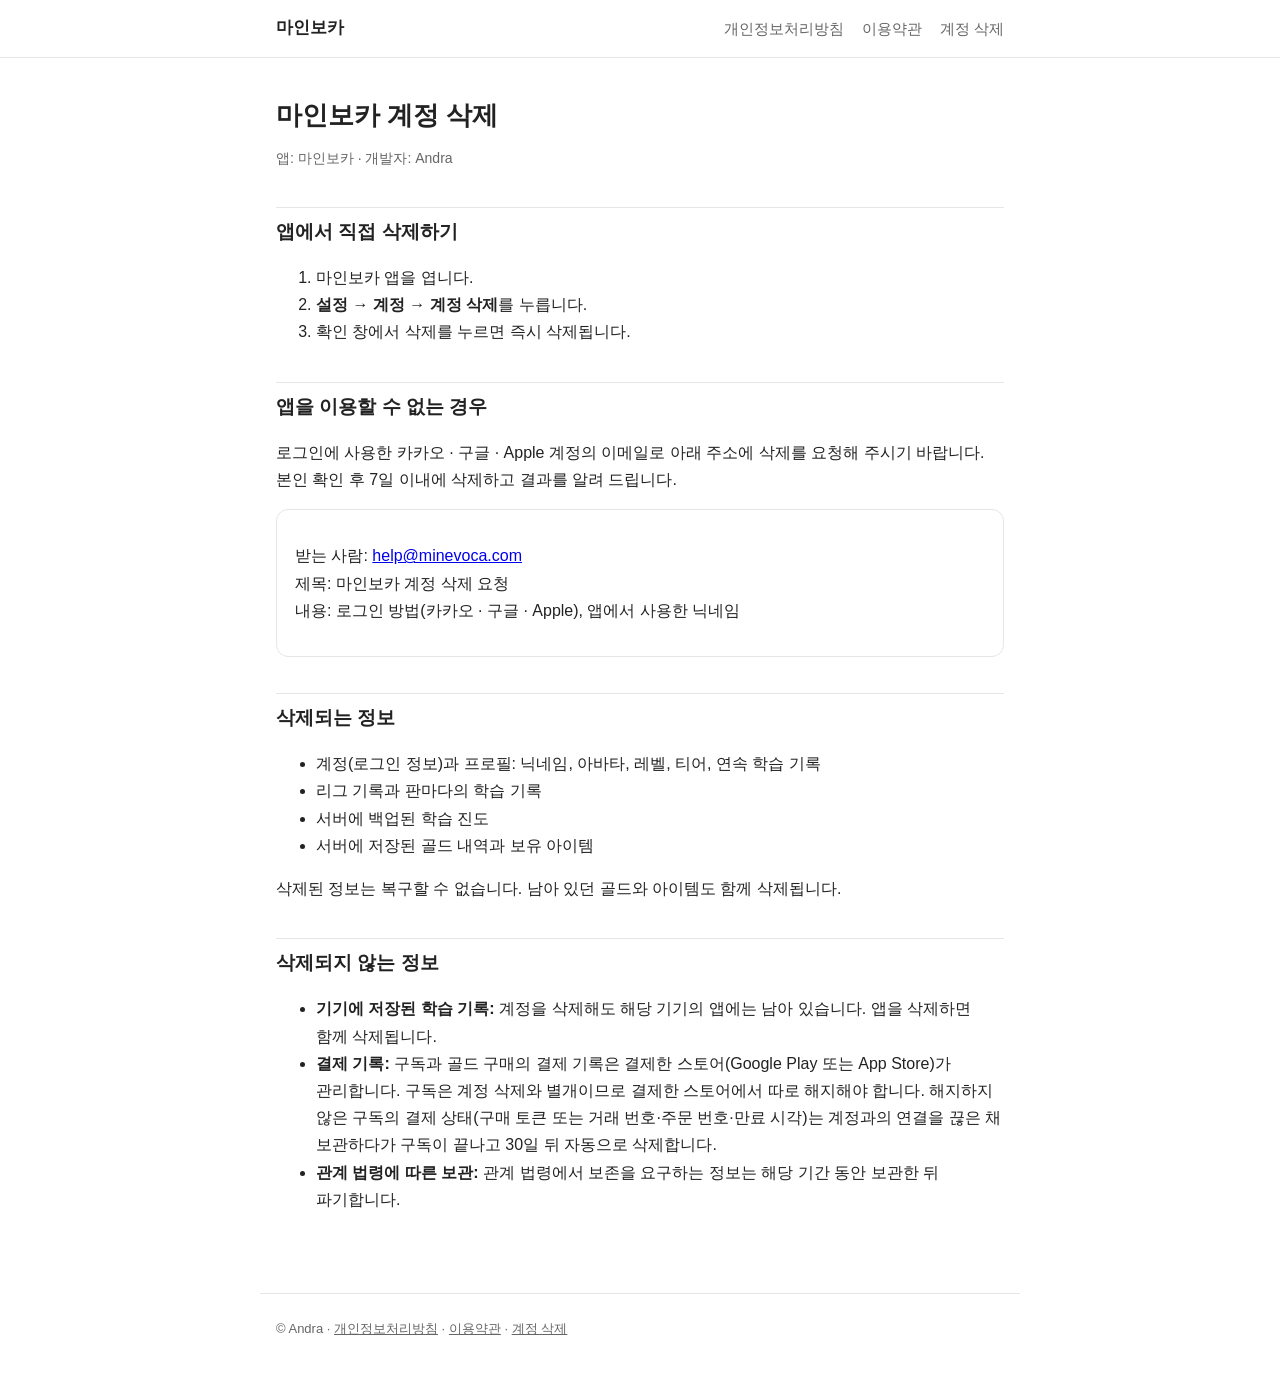
<file: delete-account.html>
<!doctype html>
<html lang="ko">
<head>
<meta charset="utf-8">
<meta name="viewport" content="width=device-width, initial-scale=1">
<title>계정 삭제 · 마인보카</title>
<link rel="stylesheet" href="style.css">
</head>
<body>
<header class="top"><nav>
  <a class="brand" href="./">마인보카</a>
  <a href="privacy.html">개인정보처리방침</a>
  <a href="terms.html">이용약관</a>
  <a href="delete-account.html">계정 삭제</a>
</nav></header>
<main>
  <h1>마인보카 계정 삭제</h1>
  <p class="meta">앱: 마인보카 · 개발자: Andra</p>

  <h2>앱에서 직접 삭제하기</h2>
  <ol>
    <li>마인보카 앱을 엽니다.</li>
    <li><strong>설정 → 계정 → 계정 삭제</strong>를 누릅니다.</li>
    <li>확인 창에서 삭제를 누르면 즉시 삭제됩니다.</li>
  </ol>

  <h2>앱을 이용할 수 없는 경우</h2>
  <p>로그인에 사용한 카카오 · 구글 · Apple 계정의 이메일로 아래 주소에 삭제를 요청해 주시기 바랍니다. 본인 확인 후 7일 이내에 삭제하고 결과를 알려 드립니다.</p>
  <div class="box">
    <p>받는 사람: <a href="mailto:help@minevoca.com?subject=%EB%A7%88%EC%9D%B8%EB%B3%B4%EC%B9%B4%20%EA%B3%84%EC%A0%95%20%EC%82%AD%EC%A0%9C%20%EC%9A%94%EC%B2%AD">help@minevoca.com</a><br>
    제목: 마인보카 계정 삭제 요청<br>
    내용: 로그인 방법(카카오 · 구글 · Apple), 앱에서 사용한 닉네임</p>
  </div>

  <h2>삭제되는 정보</h2>
  <ul>
    <li>계정(로그인 정보)과 프로필: 닉네임, 아바타, 레벨, 티어, 연속 학습 기록</li>
    <li>리그 기록과 판마다의 학습 기록</li>
    <li>서버에 백업된 학습 진도</li>
    <li>서버에 저장된 골드 내역과 보유 아이템</li>
  </ul>
  <p>삭제된 정보는 복구할 수 없습니다. 남아 있던 골드와 아이템도 함께 삭제됩니다.</p>

  <h2>삭제되지 않는 정보</h2>
  <ul>
    <li><strong>기기에 저장된 학습 기록:</strong> 계정을 삭제해도 해당 기기의 앱에는 남아 있습니다. 앱을 삭제하면 함께 삭제됩니다.</li>
    <li><strong>결제 기록:</strong> 구독과 골드 구매의 결제 기록은 결제한 스토어(Google Play 또는 App Store)가 관리합니다. 구독은 계정 삭제와 별개이므로 결제한 스토어에서 따로 해지해야 합니다. 해지하지 않은 구독의 결제 상태(구매 토큰 또는 거래 번호·주문 번호·만료 시각)는 계정과의 연결을 끊은 채 보관하다가 구독이 끝나고 30일 뒤 자동으로 삭제합니다.</li>
    <li><strong>관계 법령에 따른 보관:</strong> 관계 법령에서 보존을 요구하는 정보는 해당 기간 동안 보관한 뒤 파기합니다.</li>
  </ul>
</main>
<footer>
  © Andra · <a href="privacy.html">개인정보처리방침</a> · <a href="terms.html">이용약관</a> · <a href="delete-account.html">계정 삭제</a>
</footer>
</body>
</html>
</file>
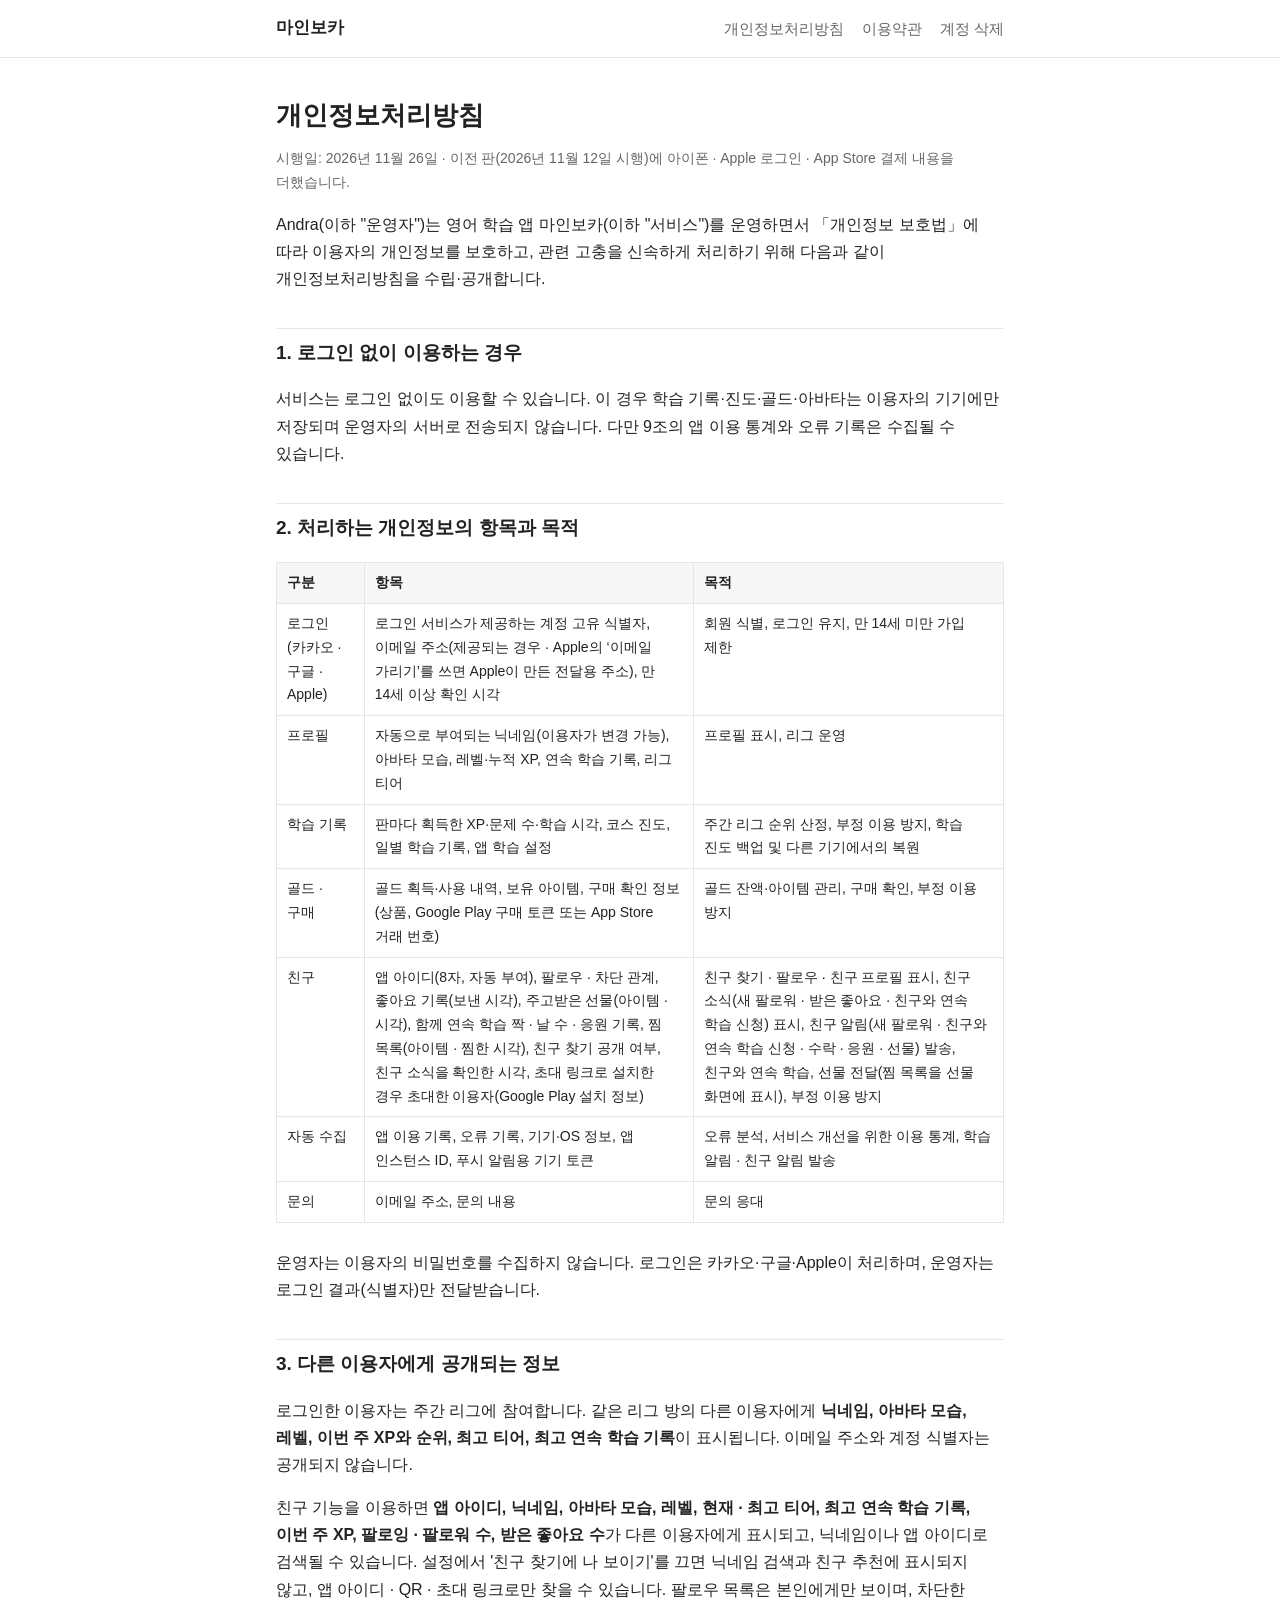
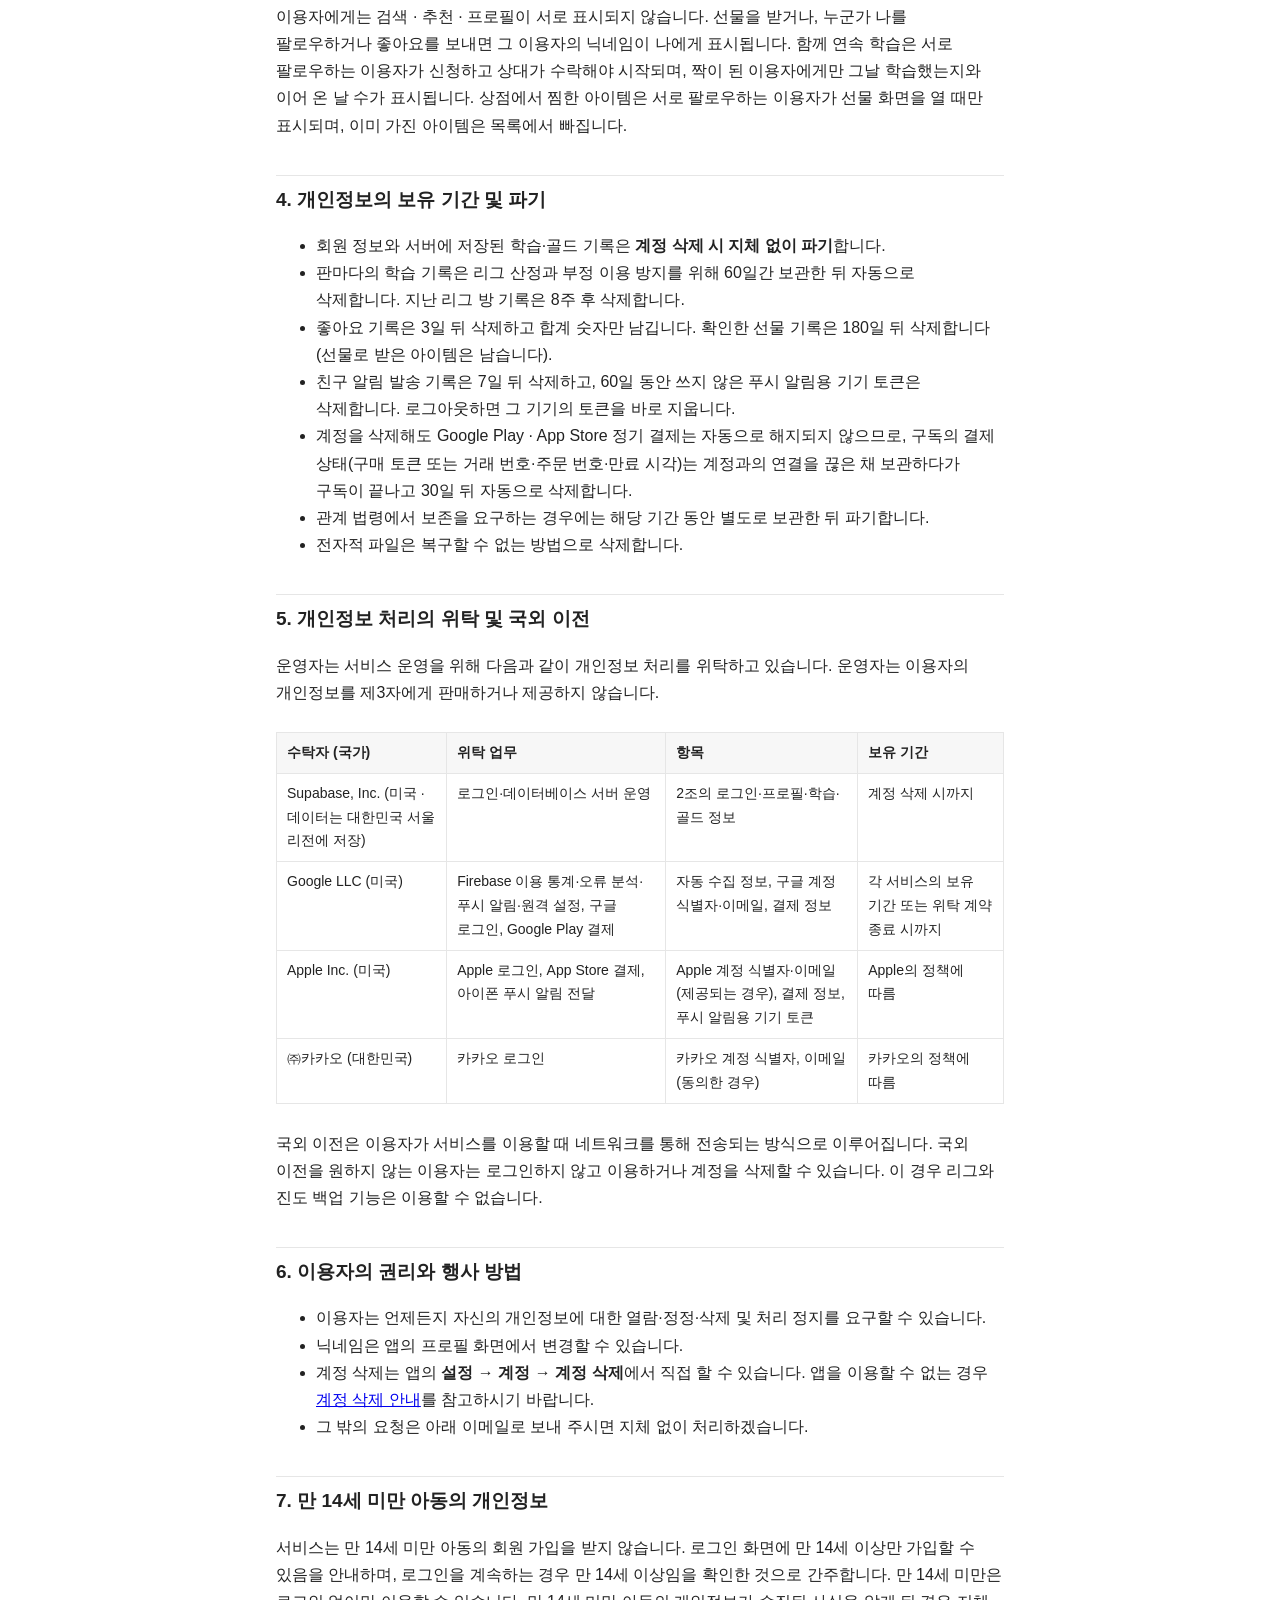
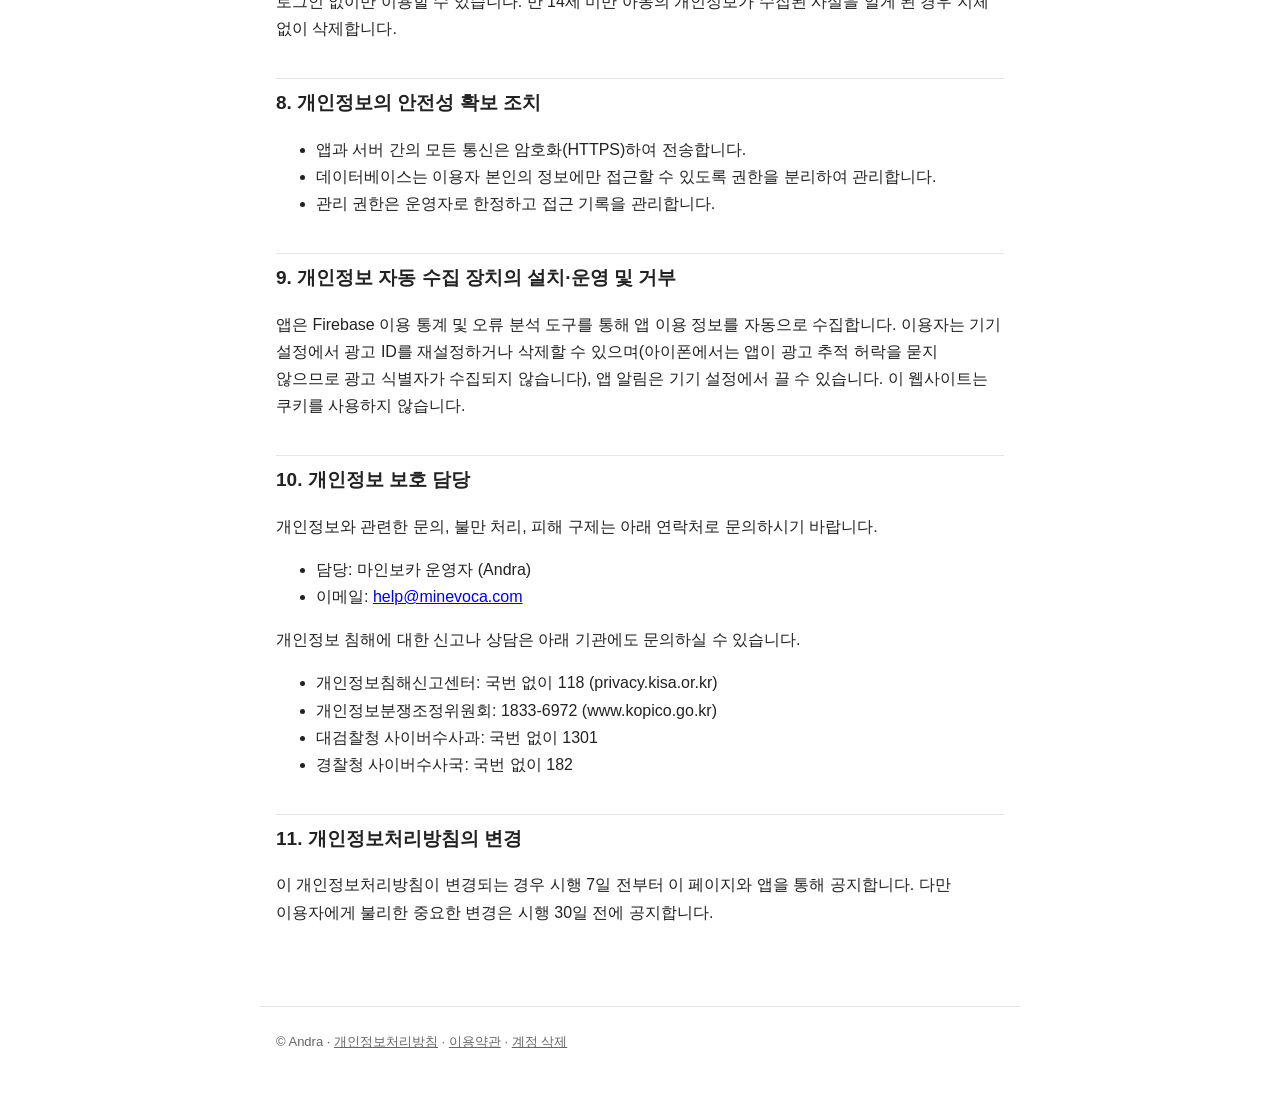
<file: privacy.html>
<!doctype html>
<html lang="ko">
<head>
<meta charset="utf-8">
<meta name="viewport" content="width=device-width, initial-scale=1">
<title>개인정보처리방침 · 마인보카</title>
<link rel="stylesheet" href="style.css">
</head>
<body>
<header class="top"><nav>
  <a class="brand" href="./">마인보카</a>
  <a href="privacy.html">개인정보처리방침</a>
  <a href="terms.html">이용약관</a>
  <a href="delete-account.html">계정 삭제</a>
</nav></header>
<main>
  <h1>개인정보처리방침</h1>
  <p class="meta">시행일: 2026년 11월 26일 · 이전 판(2026년 11월 12일 시행)에 아이폰 · Apple 로그인 · App Store 결제 내용을 더했습니다.</p>
  <p>Andra(이하 "운영자")는 영어 학습 앱 마인보카(이하 "서비스")를 운영하면서 「개인정보 보호법」에 따라 이용자의 개인정보를 보호하고, 관련 고충을 신속하게 처리하기 위해 다음과 같이 개인정보처리방침을 수립·공개합니다.</p>

  <h2>1. 로그인 없이 이용하는 경우</h2>
  <p>서비스는 로그인 없이도 이용할 수 있습니다. 이 경우 학습 기록·진도·골드·아바타는 이용자의 기기에만 저장되며 운영자의 서버로 전송되지 않습니다. 다만 9조의 앱 이용 통계와 오류 기록은 수집될 수 있습니다.</p>

  <h2>2. 처리하는 개인정보의 항목과 목적</h2>
  <div class="wrap"><table>
    <tr><th>구분</th><th>항목</th><th>목적</th></tr>
    <tr><td>로그인(카카오 · 구글 · Apple)</td><td>로그인 서비스가 제공하는 계정 고유 식별자, 이메일 주소(제공되는 경우 · Apple의 ‘이메일 가리기’를 쓰면 Apple이 만든 전달용 주소), 만 14세 이상 확인 시각</td><td>회원 식별, 로그인 유지, 만 14세 미만 가입 제한</td></tr>
    <tr><td>프로필</td><td>자동으로 부여되는 닉네임(이용자가 변경 가능), 아바타 모습, 레벨·누적 XP, 연속 학습 기록, 리그 티어</td><td>프로필 표시, 리그 운영</td></tr>
    <tr><td>학습 기록</td><td>판마다 획득한 XP·문제 수·학습 시각, 코스 진도, 일별 학습 기록, 앱 학습 설정</td><td>주간 리그 순위 산정, 부정 이용 방지, 학습 진도 백업 및 다른 기기에서의 복원</td></tr>
    <tr><td>골드 · 구매</td><td>골드 획득·사용 내역, 보유 아이템, 구매 확인 정보(상품, Google Play 구매 토큰 또는 App Store 거래 번호)</td><td>골드 잔액·아이템 관리, 구매 확인, 부정 이용 방지</td></tr>
    <tr><td>친구</td><td>앱 아이디(8자, 자동 부여), 팔로우 · 차단 관계, 좋아요 기록(보낸 시각), 주고받은 선물(아이템 · 시각), 함께 연속 학습 짝 · 날 수 · 응원 기록, 찜 목록(아이템 · 찜한 시각), 친구 찾기 공개 여부, 친구 소식을 확인한 시각, 초대 링크로 설치한 경우 초대한 이용자(Google Play 설치 정보)</td><td>친구 찾기 · 팔로우 · 친구 프로필 표시, 친구 소식(새 팔로워 · 받은 좋아요 · 친구와 연속 학습 신청) 표시, 친구 알림(새 팔로워 · 친구와 연속 학습 신청 · 수락 · 응원 · 선물) 발송, 친구와 연속 학습, 선물 전달(찜 목록을 선물 화면에 표시), 부정 이용 방지</td></tr>
    <tr><td>자동 수집</td><td>앱 이용 기록, 오류 기록, 기기·OS 정보, 앱 인스턴스 ID, 푸시 알림용 기기 토큰</td><td>오류 분석, 서비스 개선을 위한 이용 통계, 학습 알림 · 친구 알림 발송</td></tr>
    <tr><td>문의</td><td>이메일 주소, 문의 내용</td><td>문의 응대</td></tr>
  </table></div>
  <p>운영자는 이용자의 비밀번호를 수집하지 않습니다. 로그인은 카카오·구글·Apple이 처리하며, 운영자는 로그인 결과(식별자)만 전달받습니다.</p>

  <h2>3. 다른 이용자에게 공개되는 정보</h2>
  <p>로그인한 이용자는 주간 리그에 참여합니다. 같은 리그 방의 다른 이용자에게 <strong>닉네임, 아바타 모습, 레벨, 이번 주 XP와 순위, 최고 티어, 최고 연속 학습 기록</strong>이 표시됩니다. 이메일 주소와 계정 식별자는 공개되지 않습니다.</p>
  <p>친구 기능을 이용하면 <strong>앱 아이디, 닉네임, 아바타 모습, 레벨, 현재 · 최고 티어, 최고 연속 학습 기록, 이번 주 XP, 팔로잉 · 팔로워 수, 받은 좋아요 수</strong>가 다른 이용자에게 표시되고, 닉네임이나 앱 아이디로 검색될 수 있습니다. 설정에서 '친구 찾기에 나 보이기'를 끄면 닉네임 검색과 친구 추천에 표시되지 않고, 앱 아이디 · QR · 초대 링크로만 찾을 수 있습니다. 팔로우 목록은 본인에게만 보이며, 차단한 이용자에게는 검색 · 추천 · 프로필이 서로 표시되지 않습니다. 선물을 받거나, 누군가 나를 팔로우하거나 좋아요를 보내면 그 이용자의 닉네임이 나에게 표시됩니다. 함께 연속 학습은 서로 팔로우하는 이용자가 신청하고 상대가 수락해야 시작되며, 짝이 된 이용자에게만 그날 학습했는지와 이어 온 날 수가 표시됩니다. 상점에서 찜한 아이템은 서로 팔로우하는 이용자가 선물 화면을 열 때만 표시되며, 이미 가진 아이템은 목록에서 빠집니다.</p>

  <h2>4. 개인정보의 보유 기간 및 파기</h2>
  <ul>
    <li>회원 정보와 서버에 저장된 학습·골드 기록은 <strong>계정 삭제 시 지체 없이 파기</strong>합니다.</li>
    <li>판마다의 학습 기록은 리그 산정과 부정 이용 방지를 위해 60일간 보관한 뒤 자동으로 삭제합니다. 지난 리그 방 기록은 8주 후 삭제합니다.</li>
    <li>좋아요 기록은 3일 뒤 삭제하고 합계 숫자만 남깁니다. 확인한 선물 기록은 180일 뒤 삭제합니다(선물로 받은 아이템은 남습니다).</li>
    <li>친구 알림 발송 기록은 7일 뒤 삭제하고, 60일 동안 쓰지 않은 푸시 알림용 기기 토큰은 삭제합니다. 로그아웃하면 그 기기의 토큰을 바로 지웁니다.</li>
    <li>계정을 삭제해도 Google Play · App Store 정기 결제는 자동으로 해지되지 않으므로, 구독의 결제 상태(구매 토큰 또는 거래 번호·주문 번호·만료 시각)는 계정과의 연결을 끊은 채 보관하다가 구독이 끝나고 30일 뒤 자동으로 삭제합니다.</li>
    <li>관계 법령에서 보존을 요구하는 경우에는 해당 기간 동안 별도로 보관한 뒤 파기합니다.</li>
    <li>전자적 파일은 복구할 수 없는 방법으로 삭제합니다.</li>
  </ul>

  <h2>5. 개인정보 처리의 위탁 및 국외 이전</h2>
  <p>운영자는 서비스 운영을 위해 다음과 같이 개인정보 처리를 위탁하고 있습니다. 운영자는 이용자의 개인정보를 제3자에게 판매하거나 제공하지 않습니다.</p>
  <div class="wrap"><table>
    <tr><th>수탁자 (국가)</th><th>위탁 업무</th><th>항목</th><th>보유 기간</th></tr>
    <tr><td>Supabase, Inc. (미국 · 데이터는 대한민국 서울 리전에 저장)</td><td>로그인·데이터베이스 서버 운영</td><td>2조의 로그인·프로필·학습·골드 정보</td><td>계정 삭제 시까지</td></tr>
    <tr><td>Google LLC (미국)</td><td>Firebase 이용 통계·오류 분석·푸시 알림·원격 설정, 구글 로그인, Google Play 결제</td><td>자동 수집 정보, 구글 계정 식별자·이메일, 결제 정보</td><td>각 서비스의 보유 기간 또는 위탁 계약 종료 시까지</td></tr>
    <tr><td>Apple Inc. (미국)</td><td>Apple 로그인, App Store 결제, 아이폰 푸시 알림 전달</td><td>Apple 계정 식별자·이메일(제공되는 경우), 결제 정보, 푸시 알림용 기기 토큰</td><td>Apple의 정책에 따름</td></tr>
    <tr><td>㈜카카오 (대한민국)</td><td>카카오 로그인</td><td>카카오 계정 식별자, 이메일(동의한 경우)</td><td>카카오의 정책에 따름</td></tr>
  </table></div>
  <p>국외 이전은 이용자가 서비스를 이용할 때 네트워크를 통해 전송되는 방식으로 이루어집니다. 국외 이전을 원하지 않는 이용자는 로그인하지 않고 이용하거나 계정을 삭제할 수 있습니다. 이 경우 리그와 진도 백업 기능은 이용할 수 없습니다.</p>

  <h2>6. 이용자의 권리와 행사 방법</h2>
  <ul>
    <li>이용자는 언제든지 자신의 개인정보에 대한 열람·정정·삭제 및 처리 정지를 요구할 수 있습니다.</li>
    <li>닉네임은 앱의 프로필 화면에서 변경할 수 있습니다.</li>
    <li>계정 삭제는 앱의 <strong>설정 → 계정 → 계정 삭제</strong>에서 직접 할 수 있습니다. 앱을 이용할 수 없는 경우 <a href="delete-account.html">계정 삭제 안내</a>를 참고하시기 바랍니다.</li>
    <li>그 밖의 요청은 아래 이메일로 보내 주시면 지체 없이 처리하겠습니다.</li>
  </ul>

  <h2>7. 만 14세 미만 아동의 개인정보</h2>
  <p>서비스는 만 14세 미만 아동의 회원 가입을 받지 않습니다. 로그인 화면에 만 14세 이상만 가입할 수 있음을 안내하며, 로그인을 계속하는 경우 만 14세 이상임을 확인한 것으로 간주합니다. 만 14세 미만은 로그인 없이만 이용할 수 있습니다. 만 14세 미만 아동의 개인정보가 수집된 사실을 알게 된 경우 지체 없이 삭제합니다.</p>

  <h2>8. 개인정보의 안전성 확보 조치</h2>
  <ul>
    <li>앱과 서버 간의 모든 통신은 암호화(HTTPS)하여 전송합니다.</li>
    <li>데이터베이스는 이용자 본인의 정보에만 접근할 수 있도록 권한을 분리하여 관리합니다.</li>
    <li>관리 권한은 운영자로 한정하고 접근 기록을 관리합니다.</li>
  </ul>

  <h2>9. 개인정보 자동 수집 장치의 설치·운영 및 거부</h2>
  <p>앱은 Firebase 이용 통계 및 오류 분석 도구를 통해 앱 이용 정보를 자동으로 수집합니다. 이용자는 기기 설정에서 광고 ID를 재설정하거나 삭제할 수 있으며(아이폰에서는 앱이 광고 추적 허락을 묻지 않으므로 광고 식별자가 수집되지 않습니다), 앱 알림은 기기 설정에서 끌 수 있습니다. 이 웹사이트는 쿠키를 사용하지 않습니다.</p>

  <h2>10. 개인정보 보호 담당</h2>
  <p>개인정보와 관련한 문의, 불만 처리, 피해 구제는 아래 연락처로 문의하시기 바랍니다.</p>
  <ul>
    <li>담당: 마인보카 운영자 (Andra)</li>
    <li>이메일: <a href="mailto:help@minevoca.com">help@minevoca.com</a></li>
  </ul>
  <p>개인정보 침해에 대한 신고나 상담은 아래 기관에도 문의하실 수 있습니다.</p>
  <ul>
    <li>개인정보침해신고센터: 국번 없이 118 (privacy.kisa.or.kr)</li>
    <li>개인정보분쟁조정위원회: 1833-6972 (www.kopico.go.kr)</li>
    <li>대검찰청 사이버수사과: 국번 없이 1301</li>
    <li>경찰청 사이버수사국: 국번 없이 182</li>
  </ul>

  <h2>11. 개인정보처리방침의 변경</h2>
  <p>이 개인정보처리방침이 변경되는 경우 시행 7일 전부터 이 페이지와 앱을 통해 공지합니다. 다만 이용자에게 불리한 중요한 변경은 시행 30일 전에 공지합니다.</p>
</main>
<footer>
  © Andra · <a href="privacy.html">개인정보처리방침</a> · <a href="terms.html">이용약관</a> · <a href="delete-account.html">계정 삭제</a>
</footer>
</body>
</html>
</file>
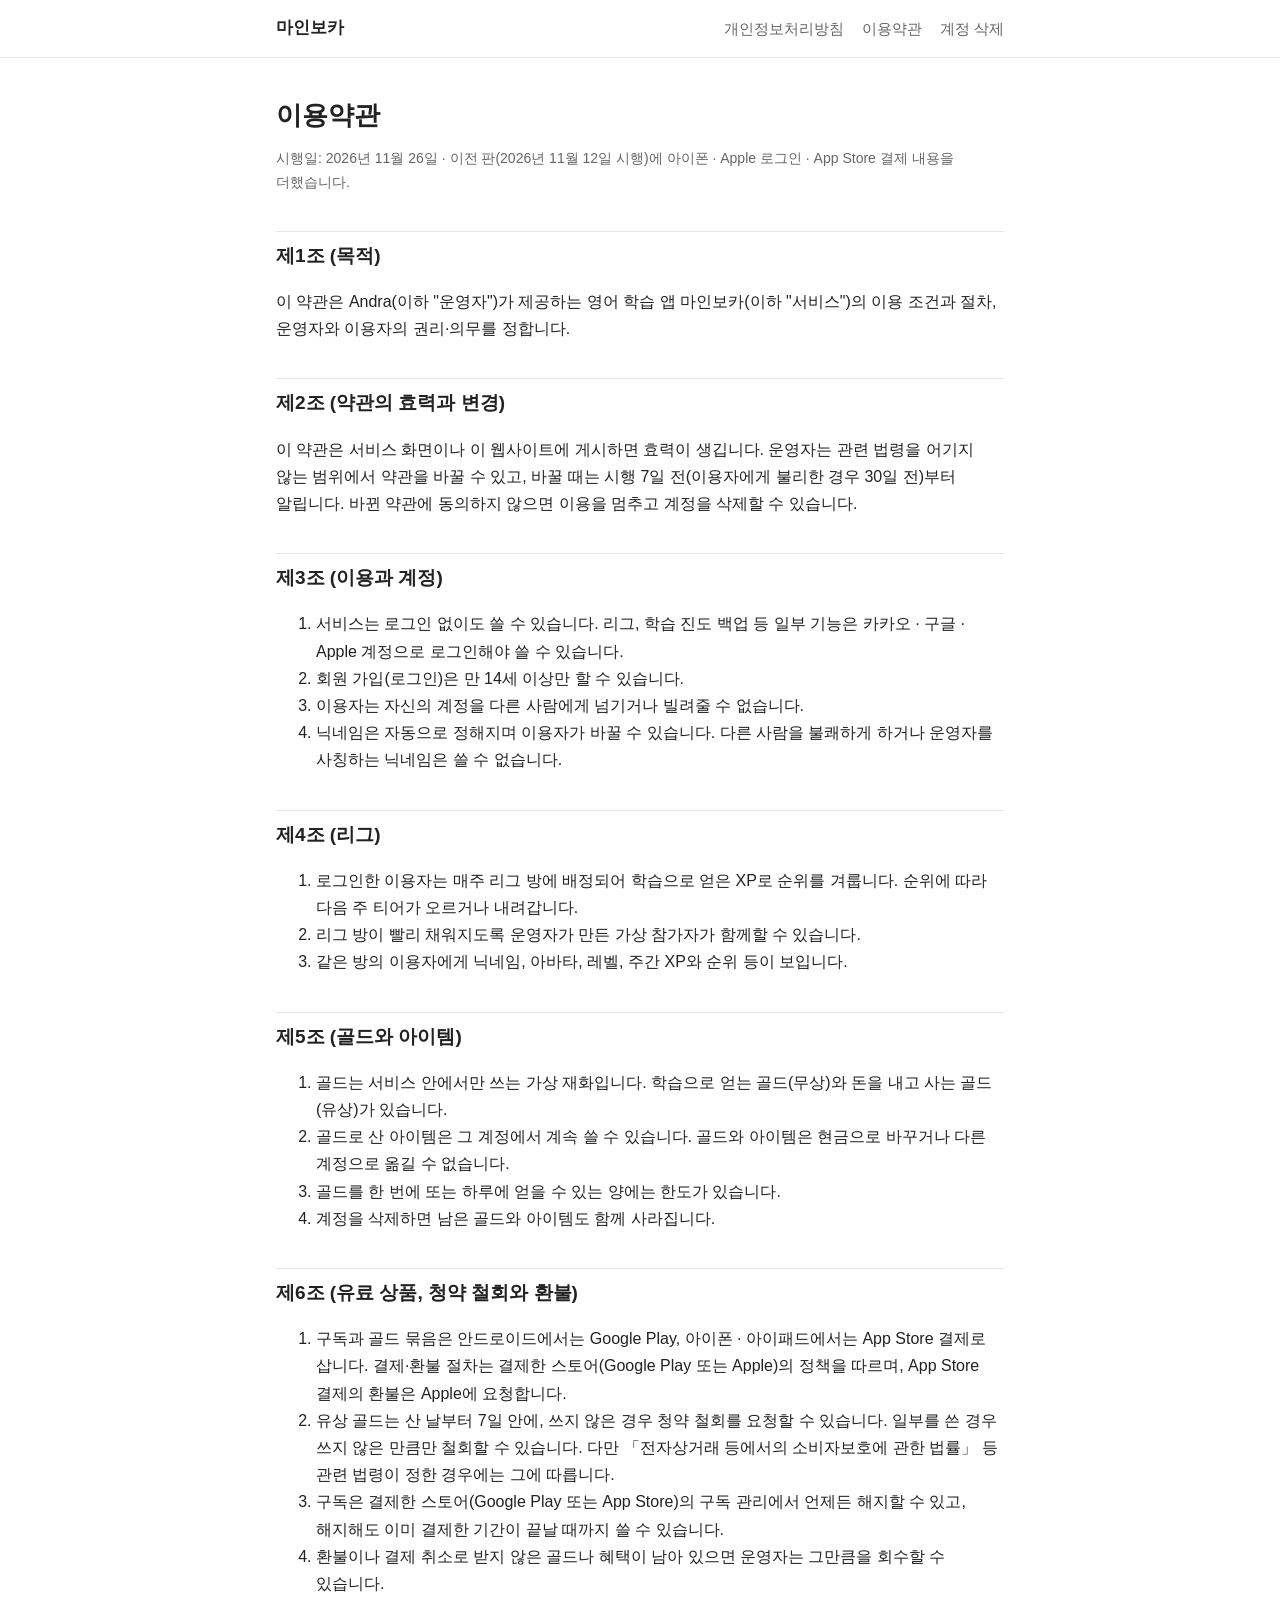
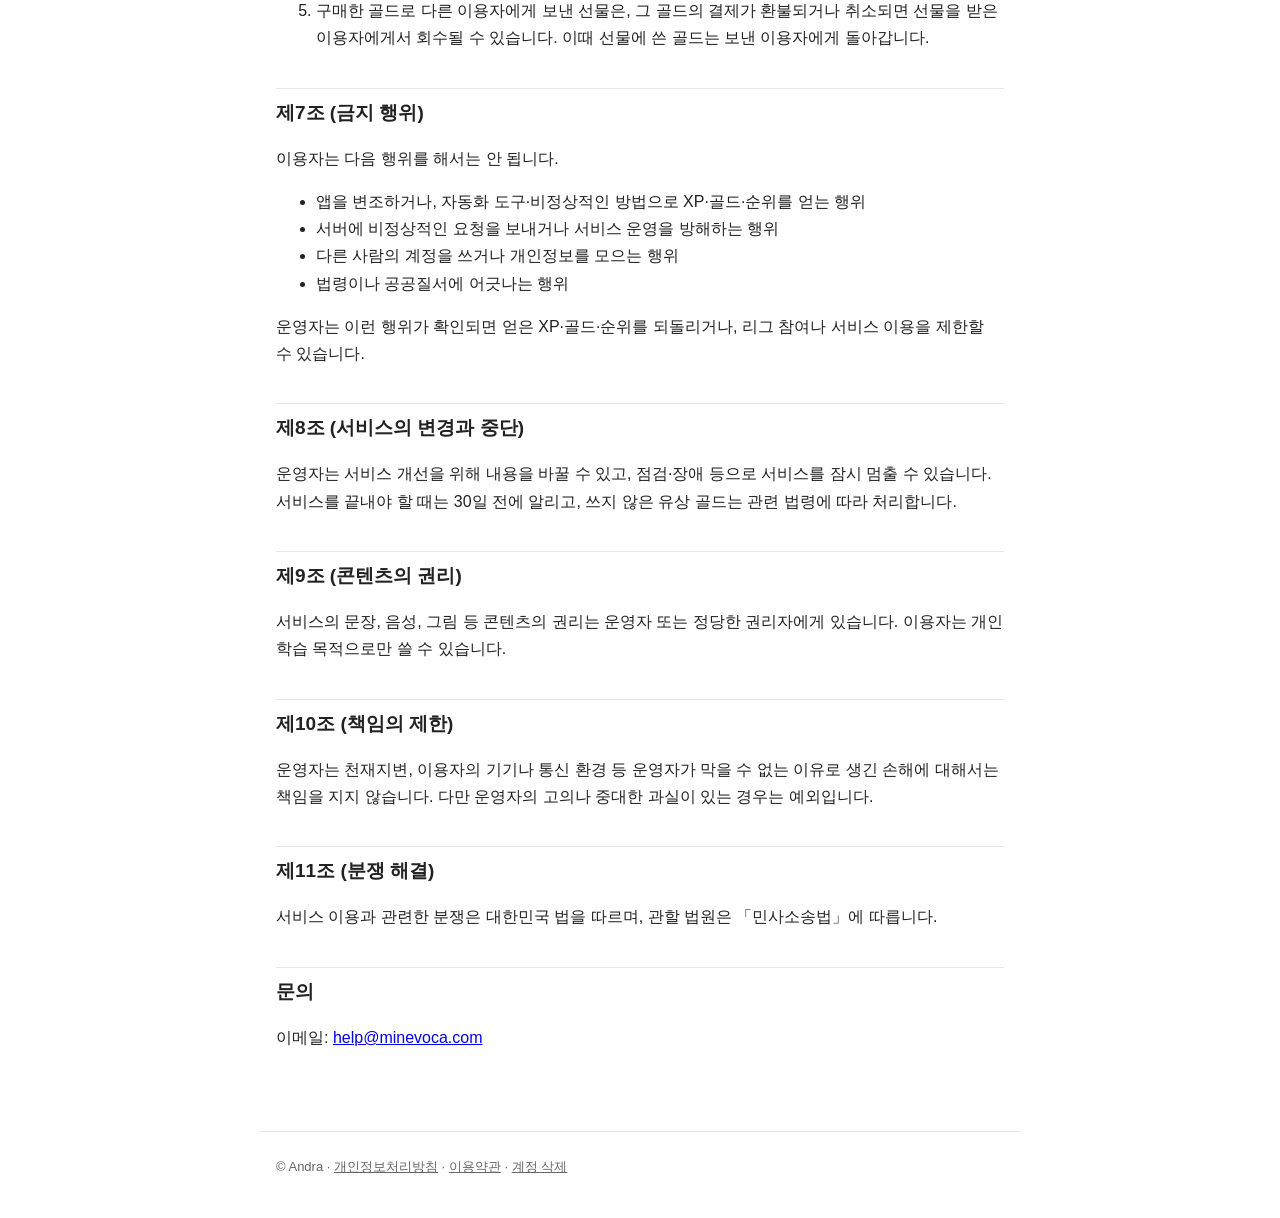
<file: terms.html>
<!doctype html>
<html lang="ko">
<head>
<meta charset="utf-8">
<meta name="viewport" content="width=device-width, initial-scale=1">
<title>이용약관 · 마인보카</title>
<link rel="stylesheet" href="style.css">
</head>
<body>
<header class="top"><nav>
  <a class="brand" href="./">마인보카</a>
  <a href="privacy.html">개인정보처리방침</a>
  <a href="terms.html">이용약관</a>
  <a href="delete-account.html">계정 삭제</a>
</nav></header>
<main>
  <h1>이용약관</h1>
  <p class="meta">시행일: 2026년 11월 26일 · 이전 판(2026년 11월 12일 시행)에 아이폰 · Apple 로그인 · App Store 결제 내용을 더했습니다.</p>

  <h2>제1조 (목적)</h2>
  <p>이 약관은 Andra(이하 "운영자")가 제공하는 영어 학습 앱 마인보카(이하 "서비스")의 이용 조건과 절차, 운영자와 이용자의 권리·의무를 정합니다.</p>

  <h2>제2조 (약관의 효력과 변경)</h2>
  <p>이 약관은 서비스 화면이나 이 웹사이트에 게시하면 효력이 생깁니다. 운영자는 관련 법령을 어기지 않는 범위에서 약관을 바꿀 수 있고, 바꿀 때는 시행 7일 전(이용자에게 불리한 경우 30일 전)부터 알립니다. 바뀐 약관에 동의하지 않으면 이용을 멈추고 계정을 삭제할 수 있습니다.</p>

  <h2>제3조 (이용과 계정)</h2>
  <ol>
    <li>서비스는 로그인 없이도 쓸 수 있습니다. 리그, 학습 진도 백업 등 일부 기능은 카카오 · 구글 · Apple 계정으로 로그인해야 쓸 수 있습니다.</li>
    <li>회원 가입(로그인)은 만 14세 이상만 할 수 있습니다.</li>
    <li>이용자는 자신의 계정을 다른 사람에게 넘기거나 빌려줄 수 없습니다.</li>
    <li>닉네임은 자동으로 정해지며 이용자가 바꿀 수 있습니다. 다른 사람을 불쾌하게 하거나 운영자를 사칭하는 닉네임은 쓸 수 없습니다.</li>
  </ol>

  <h2>제4조 (리그)</h2>
  <ol>
    <li>로그인한 이용자는 매주 리그 방에 배정되어 학습으로 얻은 XP로 순위를 겨룹니다. 순위에 따라 다음 주 티어가 오르거나 내려갑니다.</li>
    <li>리그 방이 빨리 채워지도록 운영자가 만든 가상 참가자가 함께할 수 있습니다.</li>
    <li>같은 방의 이용자에게 닉네임, 아바타, 레벨, 주간 XP와 순위 등이 보입니다.</li>
  </ol>

  <h2>제5조 (골드와 아이템)</h2>
  <ol>
    <li>골드는 서비스 안에서만 쓰는 가상 재화입니다. 학습으로 얻는 골드(무상)와 돈을 내고 사는 골드(유상)가 있습니다.</li>
    <li>골드로 산 아이템은 그 계정에서 계속 쓸 수 있습니다. 골드와 아이템은 현금으로 바꾸거나 다른 계정으로 옮길 수 없습니다.</li>
    <li>골드를 한 번에 또는 하루에 얻을 수 있는 양에는 한도가 있습니다.</li>
    <li>계정을 삭제하면 남은 골드와 아이템도 함께 사라집니다.</li>
  </ol>

  <h2>제6조 (유료 상품, 청약 철회와 환불)</h2>
  <ol>
    <li>구독과 골드 묶음은 안드로이드에서는 Google Play, 아이폰 · 아이패드에서는 App Store 결제로 삽니다. 결제·환불 절차는 결제한 스토어(Google Play 또는 Apple)의 정책을 따르며, App Store 결제의 환불은 Apple에 요청합니다.</li>
    <li>유상 골드는 산 날부터 7일 안에, 쓰지 않은 경우 청약 철회를 요청할 수 있습니다. 일부를 쓴 경우 쓰지 않은 만큼만 철회할 수 있습니다. 다만 「전자상거래 등에서의 소비자보호에 관한 법률」 등 관련 법령이 정한 경우에는 그에 따릅니다.</li>
    <li>구독은 결제한 스토어(Google Play 또는 App Store)의 구독 관리에서 언제든 해지할 수 있고, 해지해도 이미 결제한 기간이 끝날 때까지 쓸 수 있습니다.</li>
    <li>환불이나 결제 취소로 받지 않은 골드나 혜택이 남아 있으면 운영자는 그만큼을 회수할 수 있습니다.</li>
    <li>구매한 골드로 다른 이용자에게 보낸 선물은, 그 골드의 결제가 환불되거나 취소되면 선물을 받은 이용자에게서 회수될 수 있습니다. 이때 선물에 쓴 골드는 보낸 이용자에게 돌아갑니다.</li>
  </ol>

  <h2>제7조 (금지 행위)</h2>
  <p>이용자는 다음 행위를 해서는 안 됩니다.</p>
  <ul>
    <li>앱을 변조하거나, 자동화 도구·비정상적인 방법으로 XP·골드·순위를 얻는 행위</li>
    <li>서버에 비정상적인 요청을 보내거나 서비스 운영을 방해하는 행위</li>
    <li>다른 사람의 계정을 쓰거나 개인정보를 모으는 행위</li>
    <li>법령이나 공공질서에 어긋나는 행위</li>
  </ul>
  <p>운영자는 이런 행위가 확인되면 얻은 XP·골드·순위를 되돌리거나, 리그 참여나 서비스 이용을 제한할 수 있습니다.</p>

  <h2>제8조 (서비스의 변경과 중단)</h2>
  <p>운영자는 서비스 개선을 위해 내용을 바꿀 수 있고, 점검·장애 등으로 서비스를 잠시 멈출 수 있습니다. 서비스를 끝내야 할 때는 30일 전에 알리고, 쓰지 않은 유상 골드는 관련 법령에 따라 처리합니다.</p>

  <h2>제9조 (콘텐츠의 권리)</h2>
  <p>서비스의 문장, 음성, 그림 등 콘텐츠의 권리는 운영자 또는 정당한 권리자에게 있습니다. 이용자는 개인 학습 목적으로만 쓸 수 있습니다.</p>

  <h2>제10조 (책임의 제한)</h2>
  <p>운영자는 천재지변, 이용자의 기기나 통신 환경 등 운영자가 막을 수 없는 이유로 생긴 손해에 대해서는 책임을 지지 않습니다. 다만 운영자의 고의나 중대한 과실이 있는 경우는 예외입니다.</p>

  <h2>제11조 (분쟁 해결)</h2>
  <p>서비스 이용과 관련한 분쟁은 대한민국 법을 따르며, 관할 법원은 「민사소송법」에 따릅니다.</p>

  <h2>문의</h2>
  <p>이메일: <a href="mailto:help@minevoca.com">help@minevoca.com</a></p>
</main>
<footer>
  © Andra · <a href="privacy.html">개인정보처리방침</a> · <a href="terms.html">이용약관</a> · <a href="delete-account.html">계정 삭제</a>
</footer>
</body>
</html>
</file>
<file: style.css>
:root { --ink: #222; --sub: #666; --line: #e6e6e6; --bg: #fff; --accent: #2a9d8f; }
* { box-sizing: border-box; }
body { margin: 0; background: var(--bg); color: var(--ink); font: 16px/1.7 -apple-system, "Apple SD Gothic Neo", "Noto Sans KR", "Malgun Gothic", sans-serif; word-break: keep-all; }
main { max-width: 760px; margin: 0 auto; padding: 32px 16px 64px; }
header.top { border-bottom: 1px solid var(--line); }
header.top nav { max-width: 760px; margin: 0 auto; padding: 14px 16px; display: flex; flex-wrap: wrap; gap: 6px 18px; align-items: center; }
header.top a { color: var(--sub); text-decoration: none; font-size: 15px; }
header.top a.brand { color: var(--ink); font-weight: 700; font-size: 17px; margin-right: auto; }
header.top a:hover { color: var(--accent); }
h1 { font-size: 26px; line-height: 1.35; margin: 8px 0 6px; }
h2 { font-size: 19px; margin: 36px 0 8px; padding-top: 8px; border-top: 1px solid var(--line); }
h3 { font-size: 16px; margin: 20px 0 4px; }
p, li { color: var(--ink); }
.meta { color: var(--sub); font-size: 14px; }
table { width: 100%; border-collapse: collapse; font-size: 14px; margin: 10px 0; }
th, td { border: 1px solid var(--line); padding: 8px 10px; text-align: left; vertical-align: top; }
th { background: #f7f7f7; }
.box { border: 1px solid var(--line); border-radius: 12px; padding: 16px 18px; margin: 16px 0; }
.btn { display: inline-block; background: var(--accent); color: #fff; text-decoration: none; padding: 10px 18px; border-radius: 10px; font-weight: 600; }
footer { max-width: 760px; margin: 0 auto; padding: 24px 16px 40px; color: var(--sub); font-size: 13px; border-top: 1px solid var(--line); }
footer a { color: var(--sub); }
.wrap { overflow-x: auto; }
</file>
